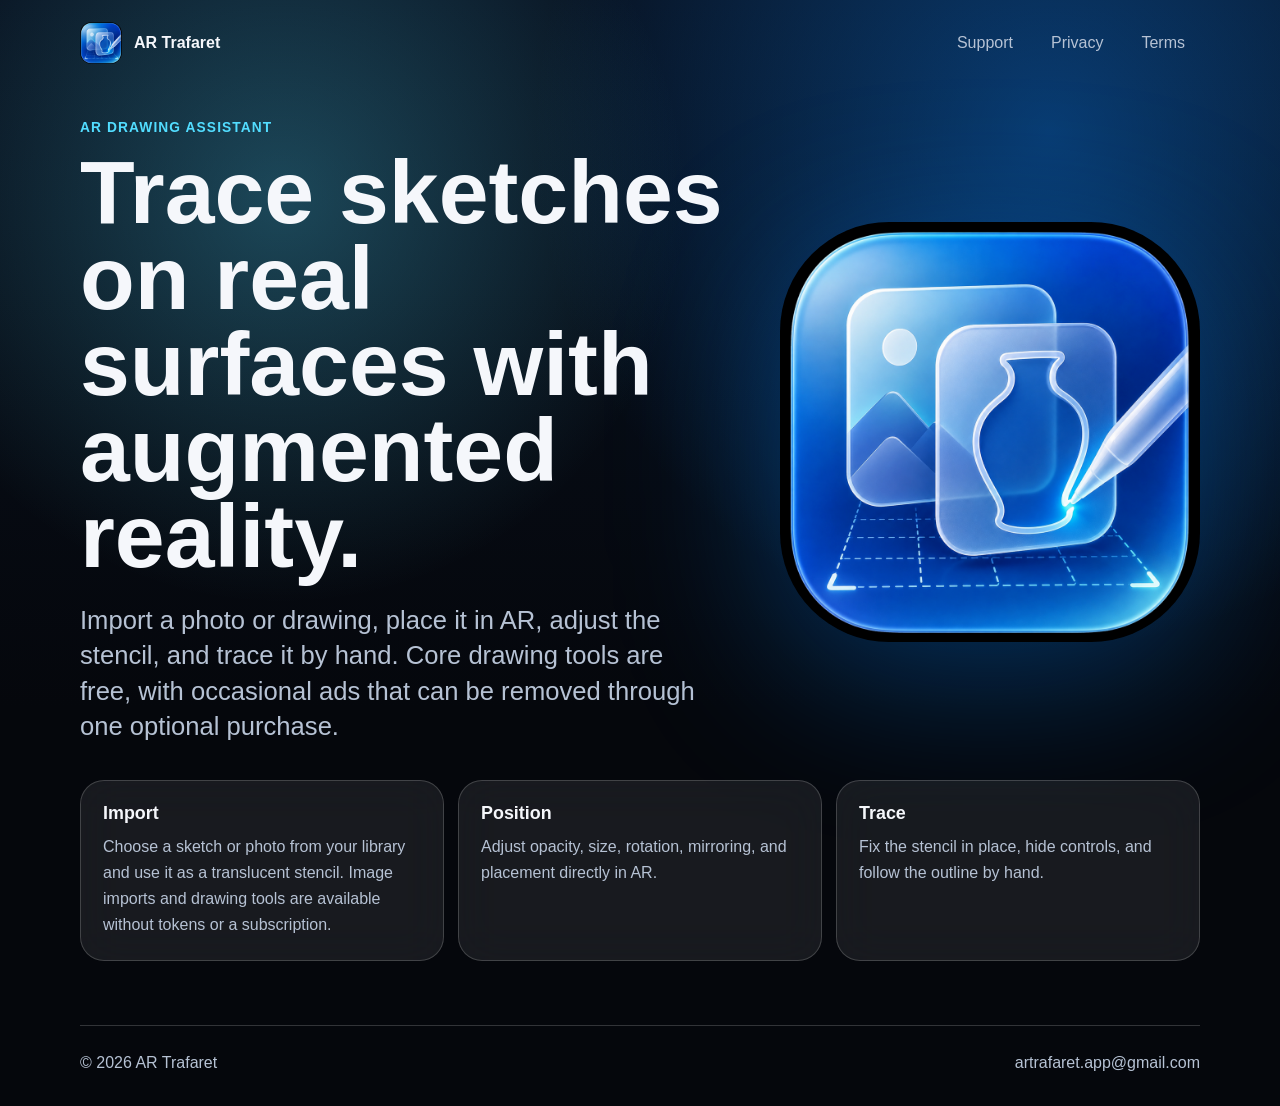
<file: index.html>
<!doctype html>
<html lang="en">
<head>
  <meta charset="utf-8">
  <meta name="viewport" content="width=device-width, initial-scale=1">
  <title>AR Trafaret - AR Drawing Assistant</title>
  <meta name="description" content="AR Trafaret helps you place a sketch in augmented reality and trace it by hand on real surfaces.">
  <link rel="stylesheet" href="styles.css">
</head>
<body>
  <header class="site-header">
    <a class="brand" href="index.html" aria-label="AR Trafaret home">
      <img src="assets/app-icon.png" alt="">
      <span>AR Trafaret</span>
    </a>
    <nav>
      <a href="support.html">Support</a>
      <a href="privacy.html">Privacy</a>
      <a href="terms.html">Terms</a>
    </nav>
  </header>

  <main>
    <section class="hero">
      <div class="hero-copy">
        <p class="eyebrow">AR Drawing Assistant</p>
        <h1>Trace sketches on real surfaces with augmented reality.</h1>
        <p class="lead">Import a photo or drawing, place it in AR, adjust the stencil, and trace it by hand. Core drawing tools are free, with occasional ads that can be removed through one optional purchase.</p>
      </div>
      <div class="hero-visual" aria-hidden="true">
        <img src="assets/app-icon.png" alt="">
      </div>
    </section>

    <section class="features" aria-label="Features">
      <article>
        <h2>Import</h2>
        <p>Choose a sketch or photo from your library and use it as a translucent stencil. Image imports and drawing tools are available without tokens or a subscription.</p>
      </article>
      <article>
        <h2>Position</h2>
        <p>Adjust opacity, size, rotation, mirroring, and placement directly in AR.</p>
      </article>
      <article>
        <h2>Trace</h2>
        <p>Fix the stencil in place, hide controls, and follow the outline by hand.</p>
      </article>
    </section>
  </main>

  <footer>
    <span>© 2026 AR Trafaret</span>
    <a href="mailto:artrafaret.app@gmail.com">artrafaret.app@gmail.com</a>
  </footer>
</body>
</html>
</file>
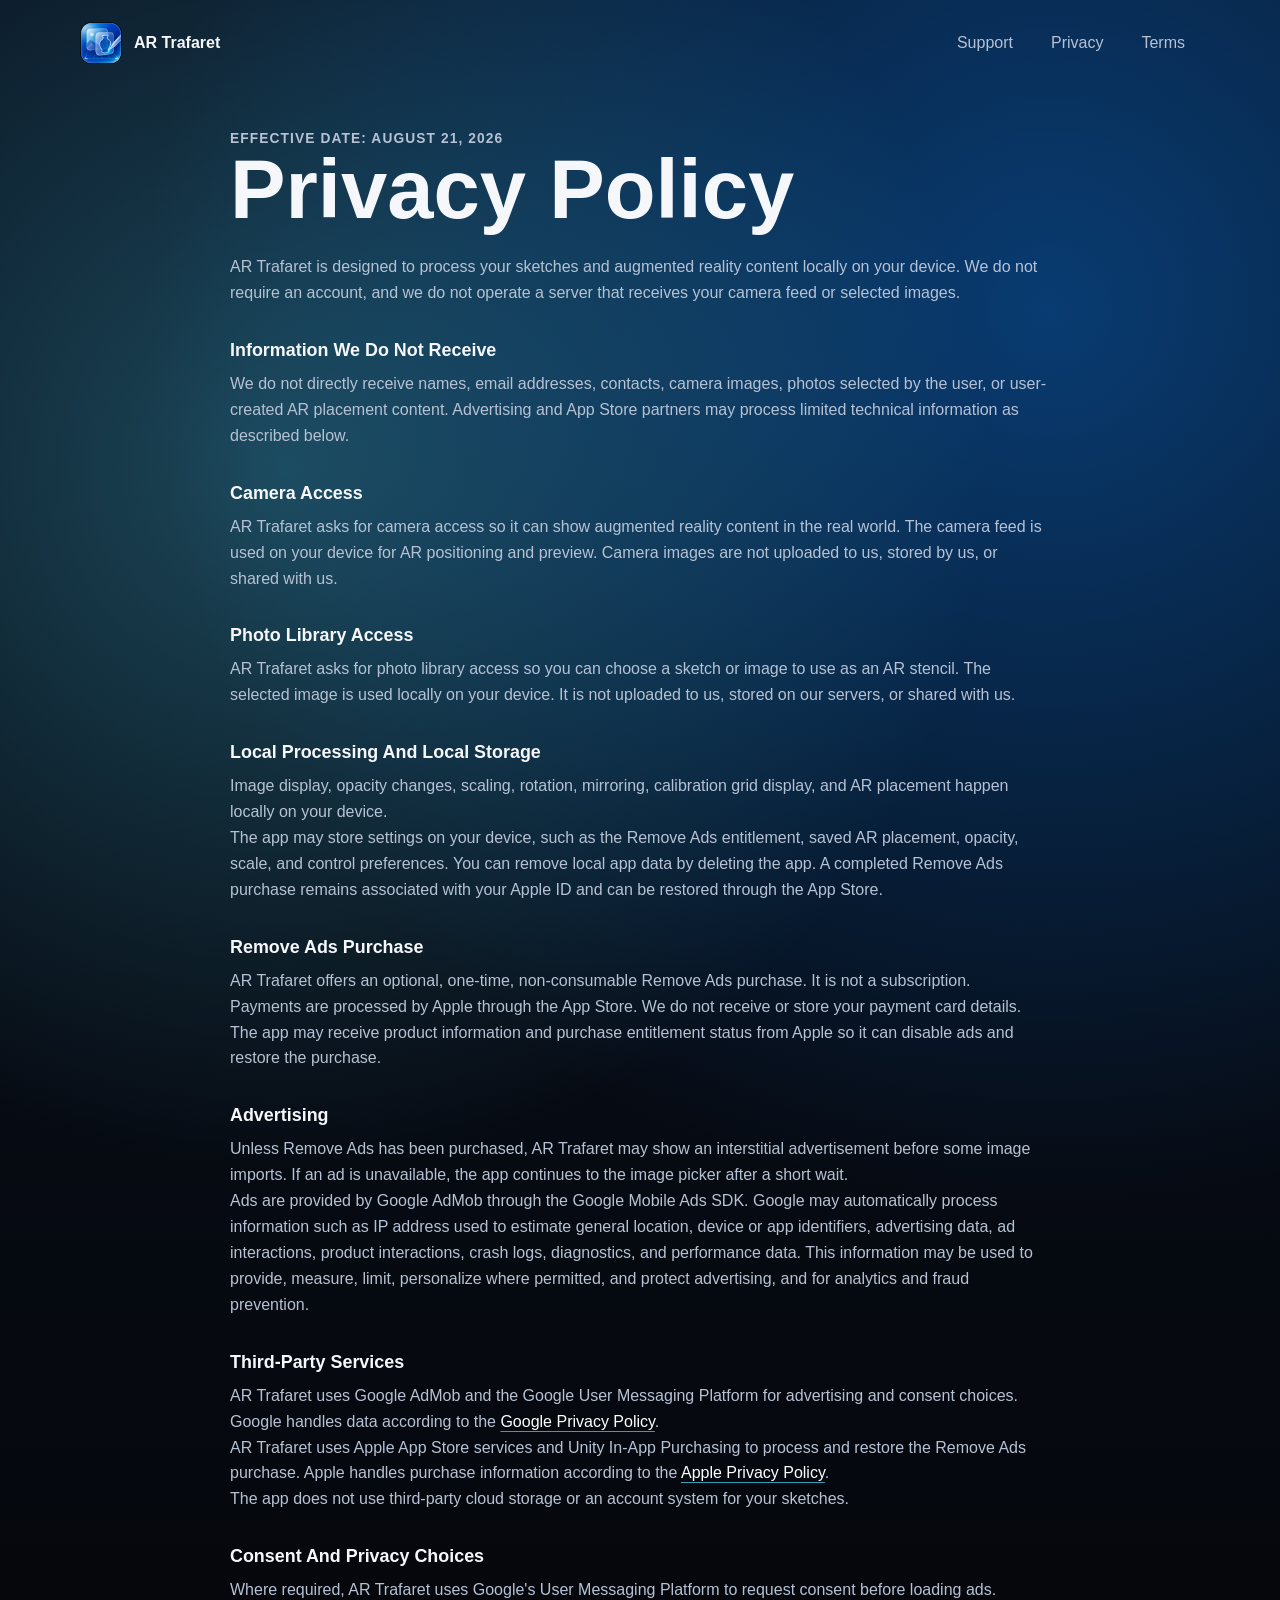
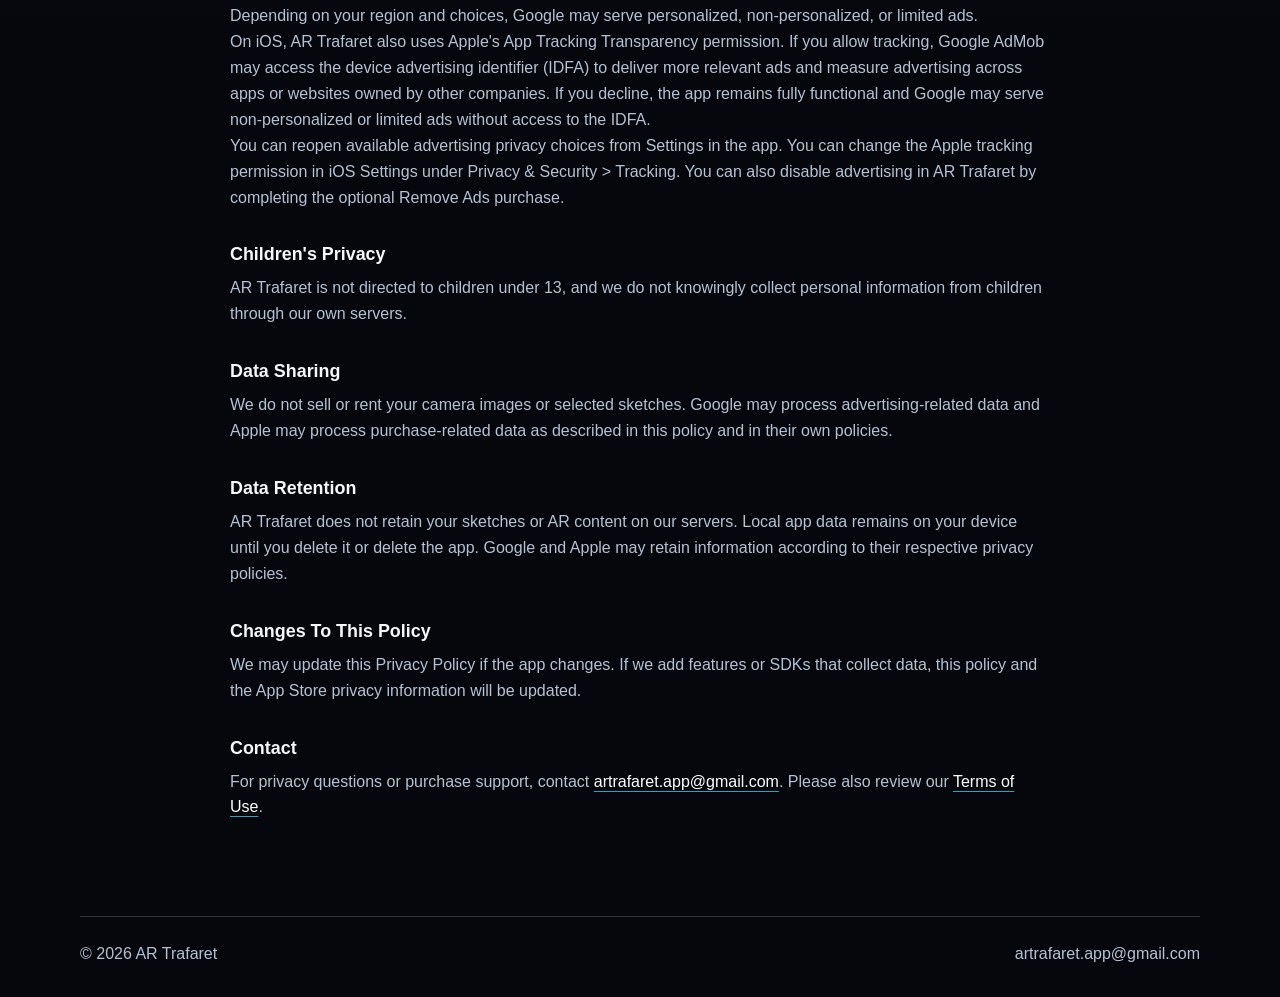
<file: privacy.html>
<!doctype html>
<html lang="en">
<head>
  <meta charset="utf-8">
  <meta name="viewport" content="width=device-width, initial-scale=1">
  <title>Privacy Policy - AR Trafaret</title>
  <meta name="description" content="Privacy Policy for AR Trafaret.">
  <link rel="stylesheet" href="styles.css">
</head>
<body>
  <header class="site-header">
    <a class="brand" href="index.html" aria-label="AR Trafaret home">
      <img src="assets/app-icon.png" alt="">
      <span>AR Trafaret</span>
    </a>
    <nav>
      <a href="support.html">Support</a>
      <a href="privacy.html">Privacy</a>
      <a href="terms.html">Terms</a>
    </nav>
  </header>

  <main class="document">
    <p class="eyebrow">Effective date: August 21, 2026</p>
    <h1>Privacy Policy</h1>
    <p>AR Trafaret is designed to process your sketches and augmented reality content locally on your device. We do not require an account, and we do not operate a server that receives your camera feed or selected images.</p>

    <h2>Information We Do Not Receive</h2>
    <p>We do not directly receive names, email addresses, contacts, camera images, photos selected by the user, or user-created AR placement content. Advertising and App Store partners may process limited technical information as described below.</p>

    <h2>Camera Access</h2>
    <p>AR Trafaret asks for camera access so it can show augmented reality content in the real world. The camera feed is used on your device for AR positioning and preview. Camera images are not uploaded to us, stored by us, or shared with us.</p>

    <h2>Photo Library Access</h2>
    <p>AR Trafaret asks for photo library access so you can choose a sketch or image to use as an AR stencil. The selected image is used locally on your device. It is not uploaded to us, stored on our servers, or shared with us.</p>

    <h2>Local Processing And Local Storage</h2>
    <p>Image display, opacity changes, scaling, rotation, mirroring, calibration grid display, and AR placement happen locally on your device.</p>
    <p>The app may store settings on your device, such as the Remove Ads entitlement, saved AR placement, opacity, scale, and control preferences. You can remove local app data by deleting the app. A completed Remove Ads purchase remains associated with your Apple ID and can be restored through the App Store.</p>

    <h2>Remove Ads Purchase</h2>
    <p>AR Trafaret offers an optional, one-time, non-consumable Remove Ads purchase. It is not a subscription.</p>
    <p>Payments are processed by Apple through the App Store. We do not receive or store your payment card details. The app may receive product information and purchase entitlement status from Apple so it can disable ads and restore the purchase.</p>

    <h2>Advertising</h2>
    <p>Unless Remove Ads has been purchased, AR Trafaret may show an interstitial advertisement before some image imports. If an ad is unavailable, the app continues to the image picker after a short wait.</p>
    <p>Ads are provided by Google AdMob through the Google Mobile Ads SDK. Google may automatically process information such as IP address used to estimate general location, device or app identifiers, advertising data, ad interactions, product interactions, crash logs, diagnostics, and performance data. This information may be used to provide, measure, limit, personalize where permitted, and protect advertising, and for analytics and fraud prevention.</p>

    <h2>Third-Party Services</h2>
    <p>AR Trafaret uses Google AdMob and the Google User Messaging Platform for advertising and consent choices. Google handles data according to the <a href="https://policies.google.com/privacy">Google Privacy Policy</a>.</p>
    <p>AR Trafaret uses Apple App Store services and Unity In-App Purchasing to process and restore the Remove Ads purchase. Apple handles purchase information according to the <a href="https://www.apple.com/legal/privacy/">Apple Privacy Policy</a>.</p>
    <p>The app does not use third-party cloud storage or an account system for your sketches.</p>

    <h2>Consent And Privacy Choices</h2>
    <p>Where required, AR Trafaret uses Google's User Messaging Platform to request consent before loading ads. Depending on your region and choices, Google may serve personalized, non-personalized, or limited ads.</p>
    <p>On iOS, AR Trafaret also uses Apple's App Tracking Transparency permission. If you allow tracking, Google AdMob may access the device advertising identifier (IDFA) to deliver more relevant ads and measure advertising across apps or websites owned by other companies. If you decline, the app remains fully functional and Google may serve non-personalized or limited ads without access to the IDFA.</p>
    <p>You can reopen available advertising privacy choices from Settings in the app. You can change the Apple tracking permission in iOS Settings under Privacy &amp; Security &gt; Tracking. You can also disable advertising in AR Trafaret by completing the optional Remove Ads purchase.</p>

    <h2>Children's Privacy</h2>
    <p>AR Trafaret is not directed to children under 13, and we do not knowingly collect personal information from children through our own servers.</p>

    <h2>Data Sharing</h2>
    <p>We do not sell or rent your camera images or selected sketches. Google may process advertising-related data and Apple may process purchase-related data as described in this policy and in their own policies.</p>

    <h2>Data Retention</h2>
    <p>AR Trafaret does not retain your sketches or AR content on our servers. Local app data remains on your device until you delete it or delete the app. Google and Apple may retain information according to their respective privacy policies.</p>

    <h2>Changes To This Policy</h2>
    <p>We may update this Privacy Policy if the app changes. If we add features or SDKs that collect data, this policy and the App Store privacy information will be updated.</p>

    <h2>Contact</h2>
    <p>For privacy questions or purchase support, contact <a href="mailto:artrafaret.app@gmail.com">artrafaret.app@gmail.com</a>. Please also review our <a href="terms.html">Terms of Use</a>.</p>
  </main>

  <footer>
    <span>© 2026 AR Trafaret</span>
    <a href="mailto:artrafaret.app@gmail.com">artrafaret.app@gmail.com</a>
  </footer>
</body>
</html>
</file>
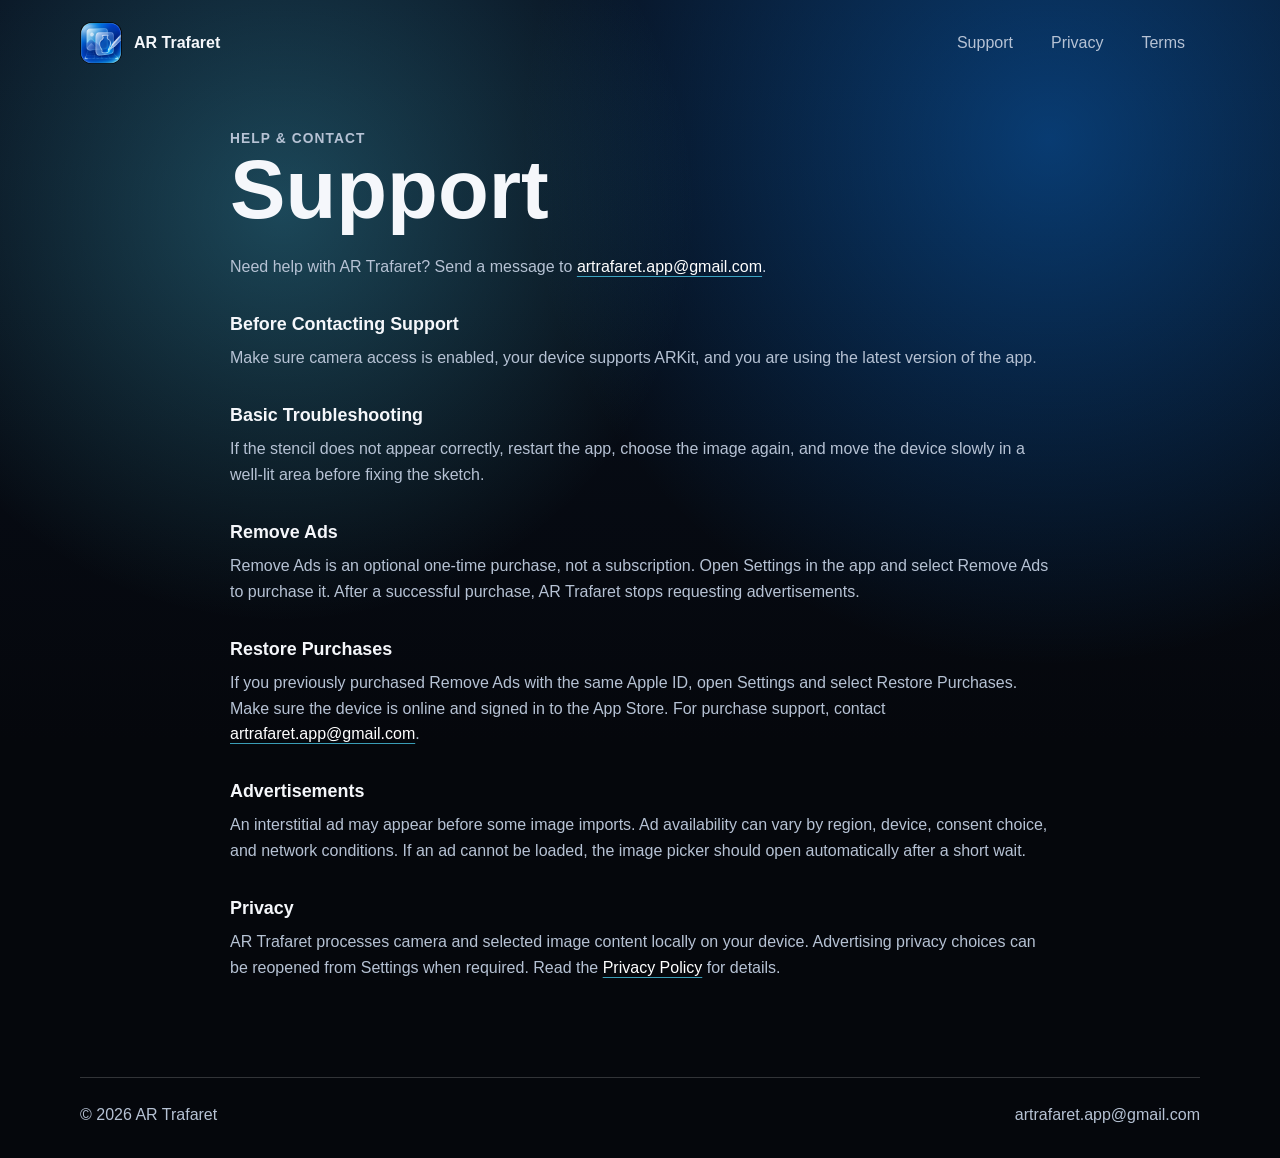
<file: support.html>
<!doctype html>
<html lang="en">
<head>
  <meta charset="utf-8">
  <meta name="viewport" content="width=device-width, initial-scale=1">
  <title>Support - AR Trafaret</title>
  <meta name="description" content="Support page for AR Trafaret.">
  <link rel="stylesheet" href="styles.css">
</head>
<body>
  <header class="site-header">
    <a class="brand" href="index.html" aria-label="AR Trafaret home">
      <img src="assets/app-icon.png" alt="">
      <span>AR Trafaret</span>
    </a>
    <nav>
      <a href="support.html">Support</a>
      <a href="privacy.html">Privacy</a>
      <a href="terms.html">Terms</a>
    </nav>
  </header>

  <main class="document">
    <p class="eyebrow">Help & Contact</p>
    <h1>Support</h1>
    <p>Need help with AR Trafaret? Send a message to <a href="mailto:artrafaret.app@gmail.com">artrafaret.app@gmail.com</a>.</p>

    <h2>Before Contacting Support</h2>
    <p>Make sure camera access is enabled, your device supports ARKit, and you are using the latest version of the app.</p>

    <h2>Basic Troubleshooting</h2>
    <p>If the stencil does not appear correctly, restart the app, choose the image again, and move the device slowly in a well-lit area before fixing the sketch.</p>

    <h2>Remove Ads</h2>
    <p>Remove Ads is an optional one-time purchase, not a subscription. Open Settings in the app and select Remove Ads to purchase it. After a successful purchase, AR Trafaret stops requesting advertisements.</p>

    <h2>Restore Purchases</h2>
    <p>If you previously purchased Remove Ads with the same Apple ID, open Settings and select Restore Purchases. Make sure the device is online and signed in to the App Store. For purchase support, contact <a href="mailto:artrafaret.app@gmail.com">artrafaret.app@gmail.com</a>.</p>

    <h2>Advertisements</h2>
    <p>An interstitial ad may appear before some image imports. Ad availability can vary by region, device, consent choice, and network conditions. If an ad cannot be loaded, the image picker should open automatically after a short wait.</p>

    <h2>Privacy</h2>
    <p>AR Trafaret processes camera and selected image content locally on your device. Advertising privacy choices can be reopened from Settings when required. Read the <a href="privacy.html">Privacy Policy</a> for details.</p>
  </main>

  <footer>
    <span>© 2026 AR Trafaret</span>
    <a href="mailto:artrafaret.app@gmail.com">artrafaret.app@gmail.com</a>
  </footer>
</body>
</html>
</file>
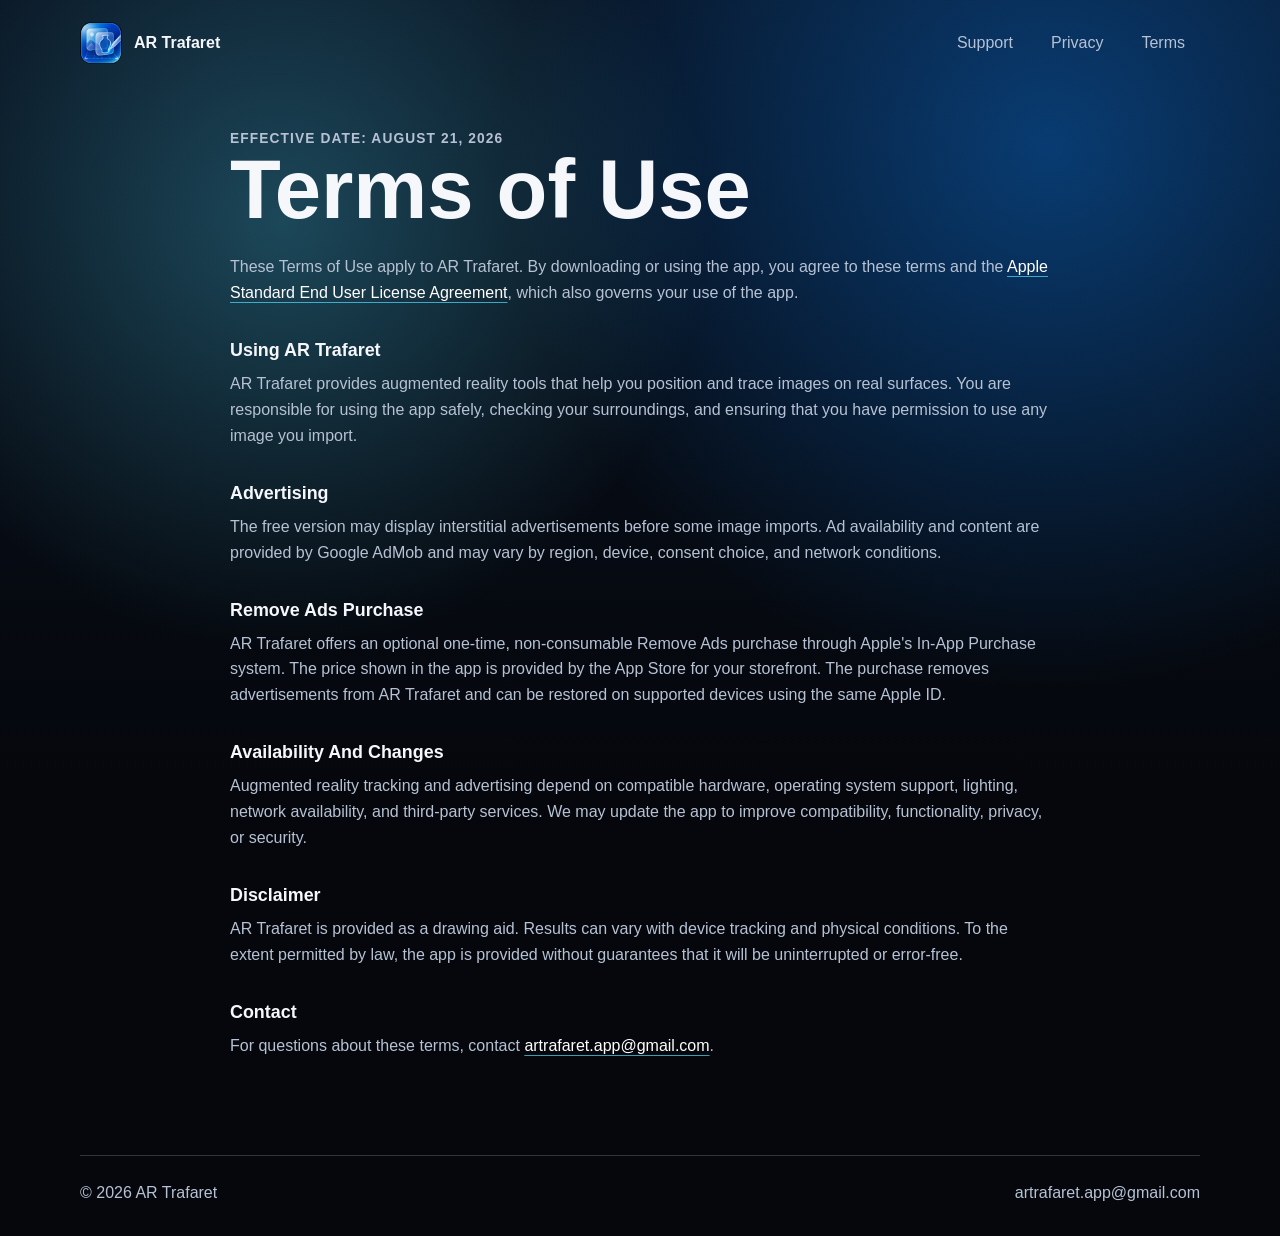
<file: terms.html>
<!doctype html>
<html lang="en">
<head>
  <meta charset="utf-8">
  <meta name="viewport" content="width=device-width, initial-scale=1">
  <title>Terms of Use - AR Trafaret</title>
  <meta name="description" content="Terms of Use for AR Trafaret.">
  <link rel="stylesheet" href="styles.css">
</head>
<body>
  <header class="site-header">
    <a class="brand" href="index.html" aria-label="AR Trafaret home">
      <img src="assets/app-icon.png" alt="">
      <span>AR Trafaret</span>
    </a>
    <nav>
      <a href="support.html">Support</a>
      <a href="privacy.html">Privacy</a>
      <a href="terms.html">Terms</a>
    </nav>
  </header>

  <main class="document">
    <p class="eyebrow">Effective date: August 21, 2026</p>
    <h1>Terms of Use</h1>
    <p>These Terms of Use apply to AR Trafaret. By downloading or using the app, you agree to these terms and the <a href="https://www.apple.com/legal/internet-services/itunes/dev/stdeula/">Apple Standard End User License Agreement</a>, which also governs your use of the app.</p>

    <h2>Using AR Trafaret</h2>
    <p>AR Trafaret provides augmented reality tools that help you position and trace images on real surfaces. You are responsible for using the app safely, checking your surroundings, and ensuring that you have permission to use any image you import.</p>

    <h2>Advertising</h2>
    <p>The free version may display interstitial advertisements before some image imports. Ad availability and content are provided by Google AdMob and may vary by region, device, consent choice, and network conditions.</p>

    <h2>Remove Ads Purchase</h2>
    <p>AR Trafaret offers an optional one-time, non-consumable Remove Ads purchase through Apple's In-App Purchase system. The price shown in the app is provided by the App Store for your storefront. The purchase removes advertisements from AR Trafaret and can be restored on supported devices using the same Apple ID.</p>

    <h2>Availability And Changes</h2>
    <p>Augmented reality tracking and advertising depend on compatible hardware, operating system support, lighting, network availability, and third-party services. We may update the app to improve compatibility, functionality, privacy, or security.</p>

    <h2>Disclaimer</h2>
    <p>AR Trafaret is provided as a drawing aid. Results can vary with device tracking and physical conditions. To the extent permitted by law, the app is provided without guarantees that it will be uninterrupted or error-free.</p>

    <h2>Contact</h2>
    <p>For questions about these terms, contact <a href="mailto:artrafaret.app@gmail.com">artrafaret.app@gmail.com</a>.</p>
  </main>

  <footer>
    <span>© 2026 AR Trafaret</span>
    <a href="mailto:artrafaret.app@gmail.com">artrafaret.app@gmail.com</a>
  </footer>
</body>
</html>
</file>
<file: styles.css>
:root {
  color-scheme: dark;
  --bg: #05070c;
  --panel: rgba(255, 255, 255, 0.08);
  --panel-strong: rgba(255, 255, 255, 0.14);
  --text: #f5f7fb;
  --muted: #b6c2d4;
  --line: rgba(255, 255, 255, 0.18);
  --blue: #0a84ff;
  --cyan: #52ddff;
}

* {
  box-sizing: border-box;
}

body {
  margin: 0;
  min-height: 100vh;
  font-family: -apple-system, BlinkMacSystemFont, "SF Pro Display", "SF Pro Text", "Segoe UI", sans-serif;
  color: var(--text);
  background:
    radial-gradient(circle at 22% 18%, rgba(82, 221, 255, 0.28), transparent 30%),
    radial-gradient(circle at 82% 12%, rgba(10, 132, 255, 0.38), transparent 36%),
    linear-gradient(180deg, #08111f 0%, var(--bg) 64%);
}

a {
  color: inherit;
}

.site-header {
  display: flex;
  align-items: center;
  justify-content: space-between;
  width: min(1120px, calc(100% - 32px));
  margin: 0 auto;
  padding: 22px 0;
}

.brand {
  display: inline-flex;
  align-items: center;
  gap: 12px;
  text-decoration: none;
  font-weight: 700;
}

.brand img {
  width: 42px;
  height: 42px;
  border-radius: 12px;
}

nav {
  display: flex;
  gap: 8px;
}

nav a {
  padding: 10px 14px;
  color: var(--muted);
  text-decoration: none;
  border: 1px solid transparent;
  border-radius: 14px;
}

nav a:hover {
  color: var(--text);
  border-color: var(--line);
  background: var(--panel);
}

.hero {
  display: grid;
  grid-template-columns: minmax(0, 1fr) minmax(280px, 420px);
  align-items: center;
  gap: 52px;
  width: min(1120px, calc(100% - 32px));
  min-height: calc(100vh - 180px);
  margin: 0 auto;
  padding: 34px 0 78px;
}

.eyebrow {
  margin: 0 0 14px;
  color: var(--cyan);
  font-size: 0.86rem;
  font-weight: 700;
  letter-spacing: 0.08em;
  text-transform: uppercase;
}

h1 {
  margin: 0;
  max-width: 780px;
  font-size: clamp(3rem, 7vw, 6.4rem);
  line-height: 0.96;
  letter-spacing: 0;
}

.lead {
  max-width: 620px;
  margin: 24px 0 0;
  color: var(--muted);
  font-size: clamp(1.2rem, 2vw, 1.6rem);
  line-height: 1.38;
}

.hero-visual {
  position: relative;
}

.hero-visual img {
  display: block;
  width: 100%;
  border-radius: 26%;
  filter: drop-shadow(0 32px 80px rgba(0, 132, 255, 0.34));
}

.features {
  display: grid;
  grid-template-columns: repeat(3, 1fr);
  gap: 14px;
  width: min(1120px, calc(100% - 32px));
  margin: -42px auto 64px;
}

article {
  min-height: 180px;
  padding: 22px;
  border: 1px solid var(--line);
  border-radius: 24px;
  background: var(--panel);
  backdrop-filter: blur(22px);
}

article h2,
.document h2 {
  margin: 0 0 10px;
  font-size: 1.12rem;
}

article p,
.document p {
  margin: 0;
  color: var(--muted);
  line-height: 1.62;
}

.document {
  width: min(820px, calc(100% - 32px));
  margin: 0 auto 72px;
  padding: 42px 0 24px;
}

.document h1 {
  margin-bottom: 24px;
  font-size: clamp(2.6rem, 7vw, 5.2rem);
}

.document h2 {
  margin-top: 34px;
}

.document a {
  color: white;
  text-decoration-color: rgba(82, 221, 255, 0.7);
  text-underline-offset: 4px;
}

footer {
  display: flex;
  justify-content: space-between;
  gap: 18px;
  width: min(1120px, calc(100% - 32px));
  margin: 0 auto;
  padding: 28px 0 34px;
  color: var(--muted);
  border-top: 1px solid var(--line);
}

footer a {
  color: var(--muted);
  text-decoration: none;
}

@media (max-width: 760px) {
  .site-header,
  footer {
    align-items: flex-start;
    flex-direction: column;
  }

  .hero {
    grid-template-columns: 1fr;
    min-height: auto;
    padding-top: 22px;
  }

  .hero-visual {
    max-width: 320px;
  }

  .features {
    grid-template-columns: 1fr;
    margin-top: 0;
  }
}
</file>
